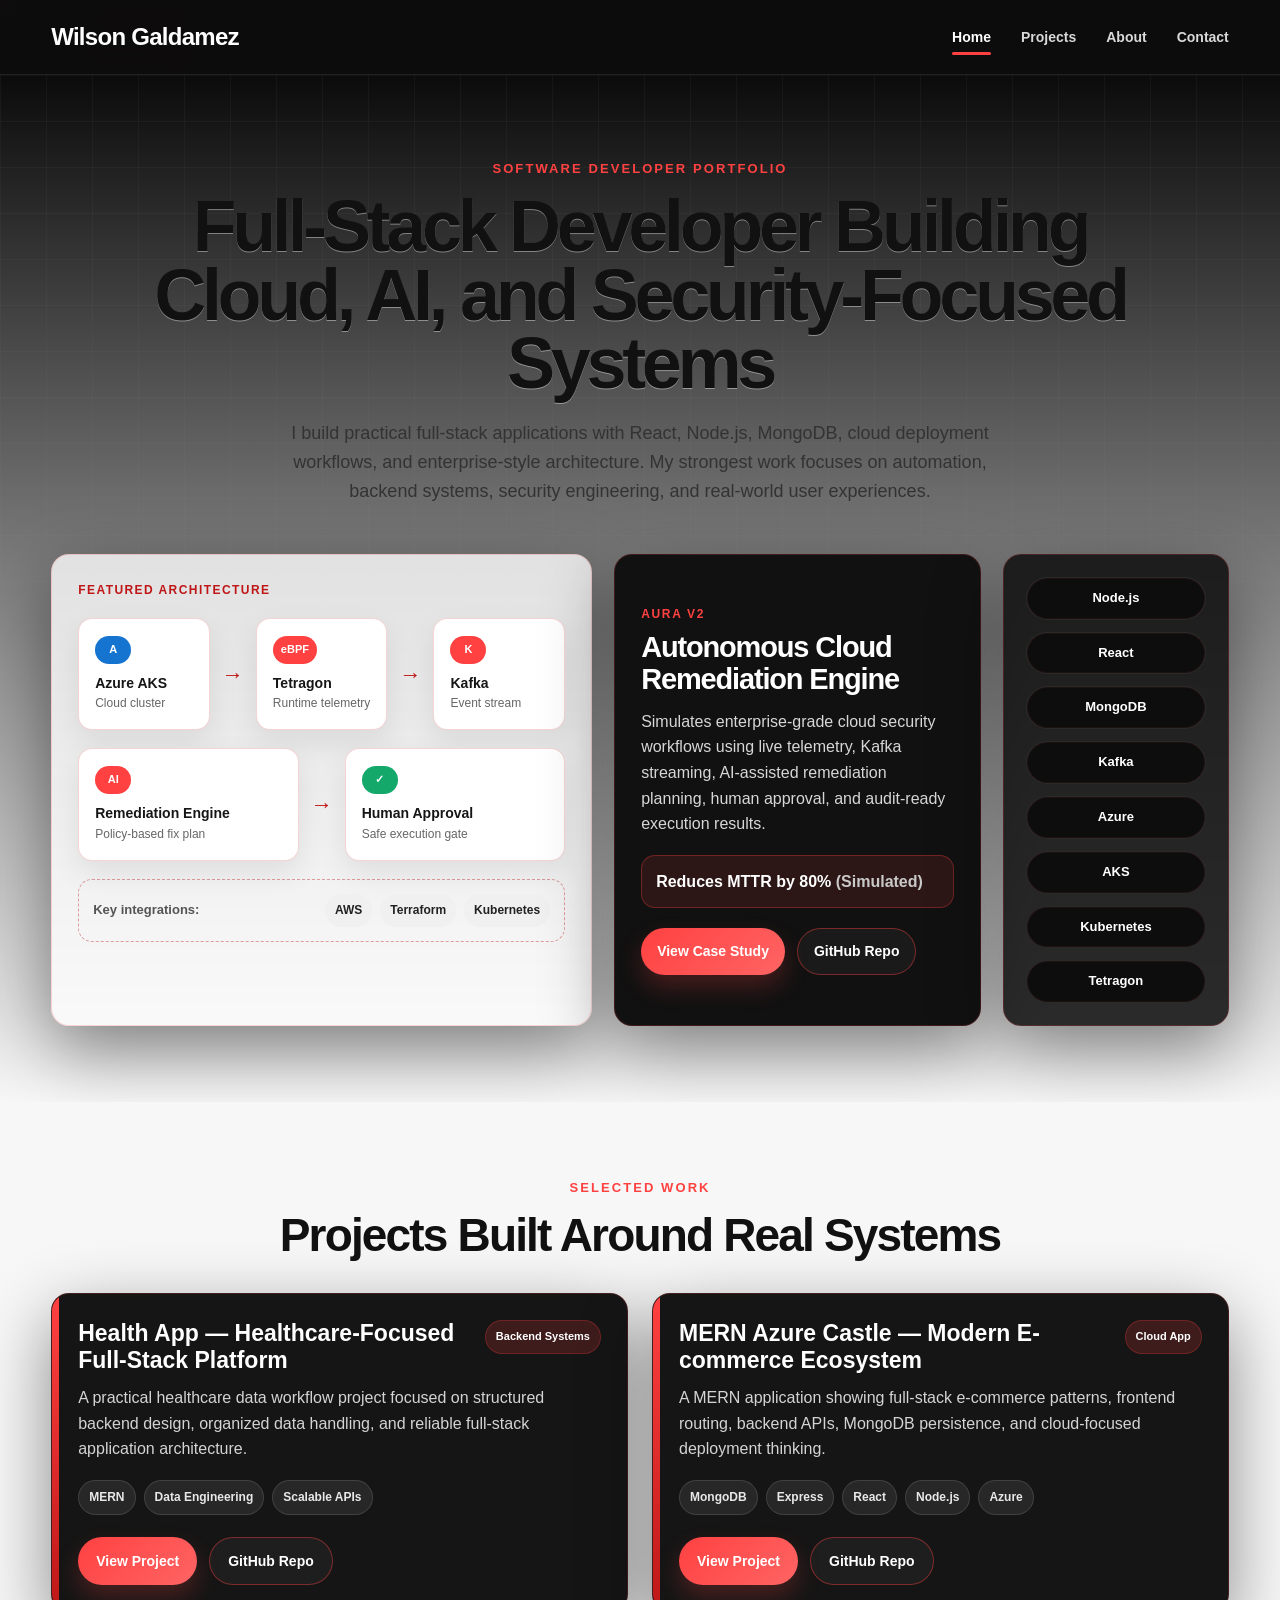
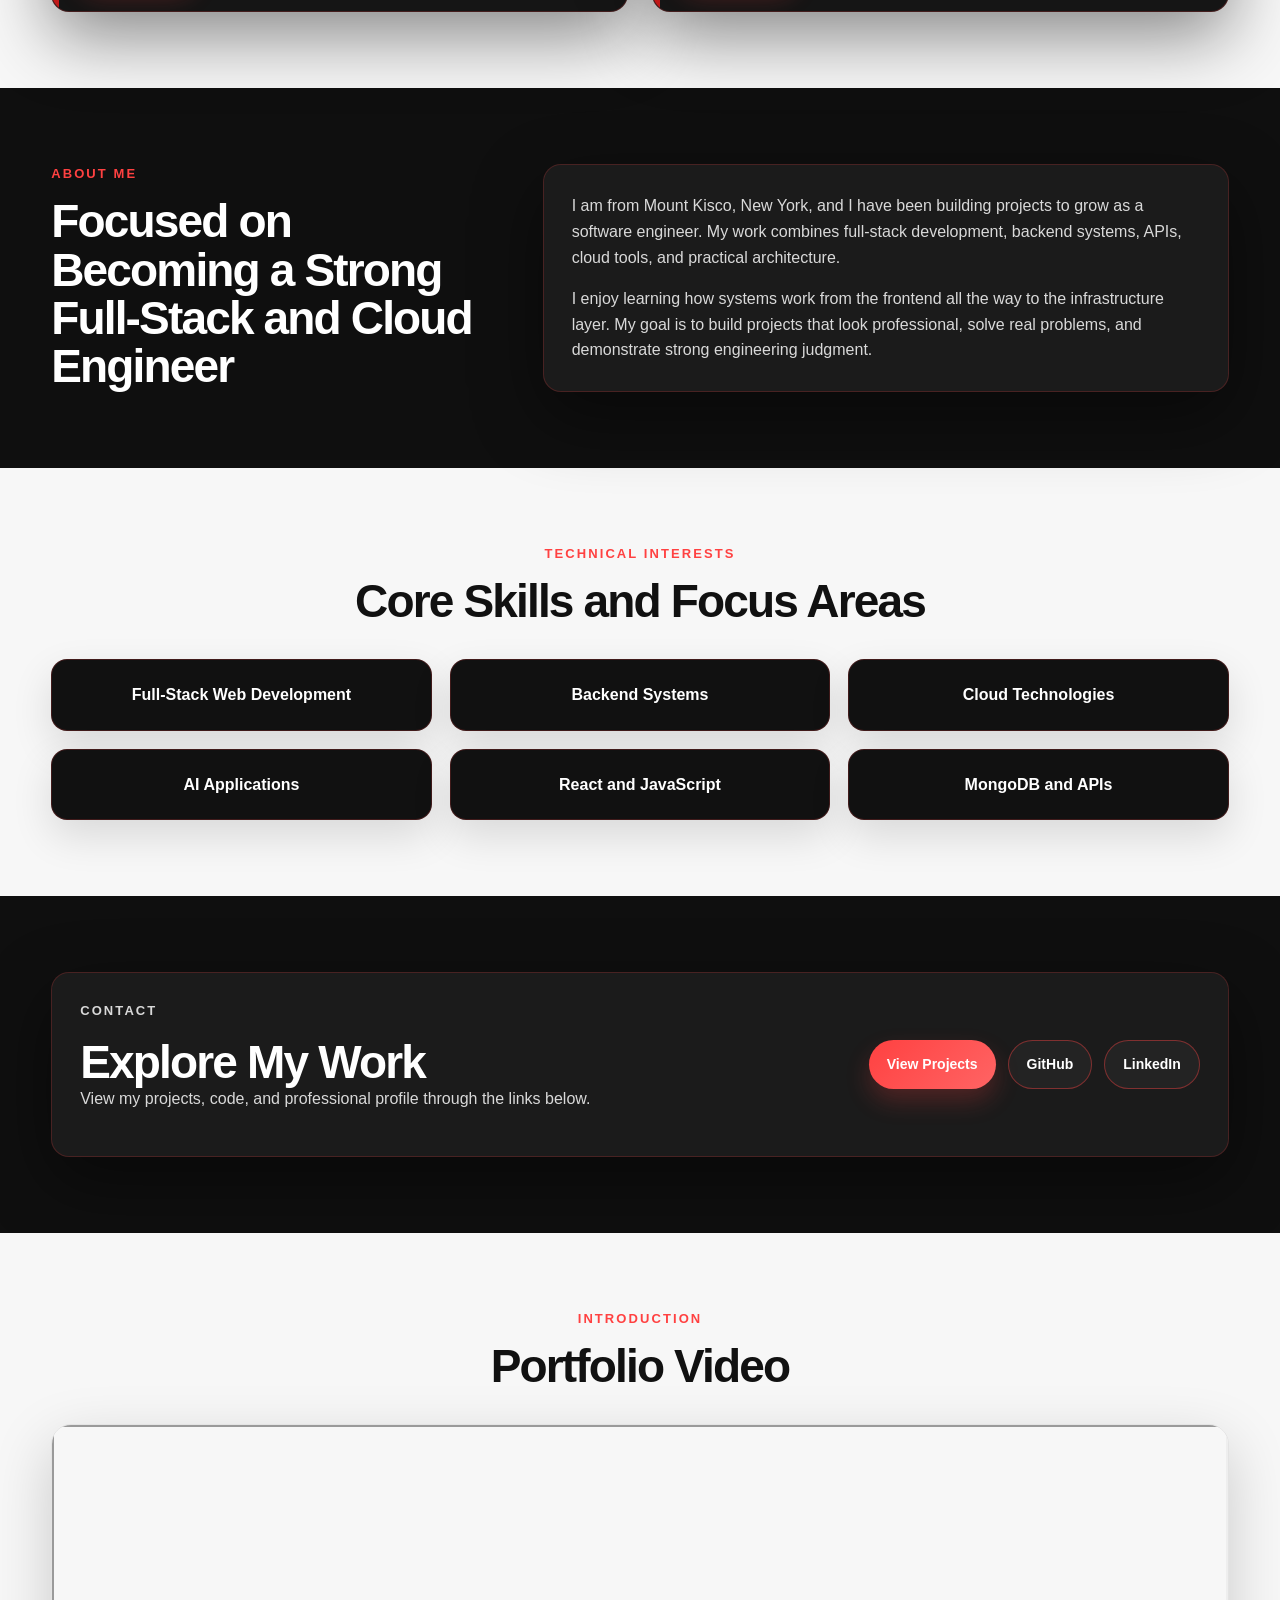
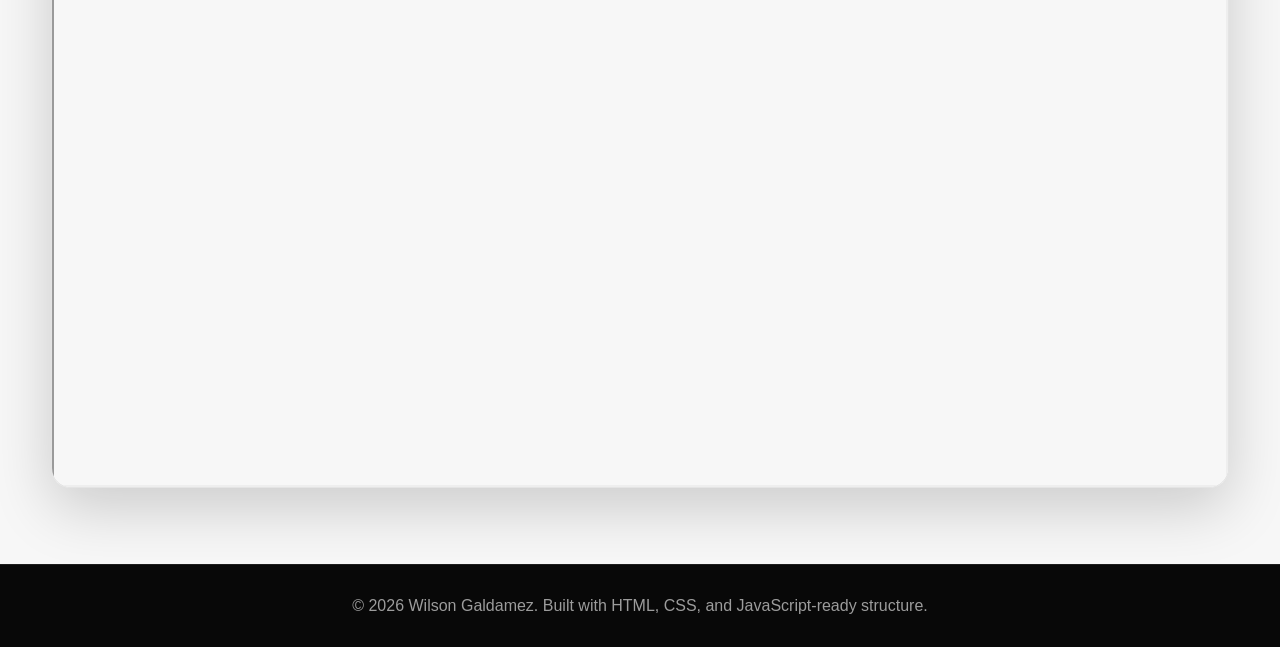
<file: index.html>
<!DOCTYPE html>
<html lang="en">
<head>
  <meta charset="UTF-8" />
  <meta name="viewport" content="width=device-width, initial-scale=1.0" />
  <title>Wilson Galdamez | Software Developer</title>
  <link rel="stylesheet" href="style.css" />
</head>
<body>
  <nav class="navbar">
    <div class="nav-container">
      <a href="index.html" class="nav-logo">Wilson Galdamez</a>
      <ul class="nav-menu">
        <li class="nav-item"><a href="index.html" class="nav-link active">Home</a></li>
        <li class="nav-item"><a href="projects.html" class="nav-link">Projects</a></li>
        <li class="nav-item"><a href="#about" class="nav-link">About</a></li>
        <li class="nav-item"><a href="#contact" class="nav-link">Contact</a></li>
      </ul>
    </div>
  </nav>

  <main>
    <section class="hero showcase-hero">
      <div class="container">
        <p class="hero-tag center-tag">Software Developer Portfolio</p>
        <h1 class="hero-title">Full-Stack Developer Building Cloud, AI, and Security-Focused Systems</h1>
        <p class="hero-description hero-description-center">
          I build practical full-stack applications with React, Node.js, MongoDB, cloud deployment workflows,
          and enterprise-style architecture. My strongest work focuses on automation, backend systems,
          security engineering, and real-world user experiences.
        </p>

        <div class="hero-showcase-grid">
          <div class="architecture-panel">
            <div class="panel-label">Featured Architecture</div>

            <div class="flow-row">
              <div class="flow-card cloud-card">
                <span class="icon-badge azure">A</span>
                <strong>Azure AKS</strong>
                <small>Cloud cluster</small>
              </div>
              <span class="arrow">→</span>
              <div class="flow-card">
                <span class="icon-badge red">eBPF</span>
                <strong>Tetragon</strong>
                <small>Runtime telemetry</small>
              </div>
              <span class="arrow">→</span>
              <div class="flow-card">
                <span class="icon-badge red">K</span>
                <strong>Kafka</strong>
                <small>Event stream</small>
              </div>
            </div>

            <div class="flow-row second-flow">
              <div class="flow-card">
                <span class="icon-badge red">AI</span>
                <strong>Remediation Engine</strong>
                <small>Policy-based fix plan</small>
              </div>
              <span class="arrow">→</span>
              <div class="flow-card">
                <span class="icon-badge human">✓</span>
                <strong>Human Approval</strong>
                <small>Safe execution gate</small>
              </div>
            </div>

            <div class="integration-box">
              <span>Key integrations:</span>
              <div class="mini-badges">
                <b>AWS</b>
                <b>Terraform</b>
                <b>Kubernetes</b>
              </div>
            </div>
          </div>

          <div class="impact-card">
            <span class="card-eyebrow">Aura V2</span>
            <h2>Autonomous Cloud Remediation Engine</h2>
            <p>
              Simulates enterprise-grade cloud security workflows using live telemetry, Kafka streaming,
              AI-assisted remediation planning, human approval, and audit-ready execution results.
            </p>
            <div class="impact-stat">Reduces MTTR by 80% <span>(Simulated)</span></div>
            <div class="hero-buttons compact-buttons">
              <a href="projects.html#aura" class="btn btn-primary">View Case Study</a>
              <a href="https://github.com/Willie-Byte/aura-v2-cloud-remediation-engine" target="_blank" rel="noopener noreferrer" class="btn btn-secondary">GitHub Repo</a>
            </div>
          </div>

          <div class="tech-panel">
            <span class="stack-pill">Node.js</span>
            <span class="stack-pill">React</span>
            <span class="stack-pill">MongoDB</span>
            <span class="stack-pill">Kafka</span>
            <span class="stack-pill">Azure</span>
            <span class="stack-pill">AKS</span>
            <span class="stack-pill">Kubernetes</span>
            <span class="stack-pill">Tetragon</span>
          </div>
        </div>
      </div>
    </section>

    <section class="section project-preview-section">
      <div class="container">
        <div class="section-heading">
          <p class="section-kicker">Selected Work</p>
          <h2>Projects Built Around Real Systems</h2>
        </div>

        <div class="featured-grid">
          <article class="feature-card accent-card">
            <div class="card-topline">
              <h3>Health App — Healthcare-Focused Full-Stack Platform</h3>
              <span class="status-pill">Backend Systems</span>
            </div>
            <p>
              A practical healthcare data workflow project focused on structured backend design,
              organized data handling, and reliable full-stack application architecture.
            </p>
            <div class="tag-row">
              <span>MERN</span>
              <span>Data Engineering</span>
              <span>Scalable APIs</span>
            </div>
            <div class="card-actions">
              <a href="projects.html#health" class="btn btn-primary">View Project</a>
              <a href="https://github.com/Willie-Byte/Health-App" target="_blank" rel="noopener noreferrer" class="btn btn-secondary">GitHub Repo</a>
            </div>
          </article>

          <article class="feature-card">
            <div class="card-topline">
              <h3>MERN Azure Castle — Modern E-commerce Ecosystem</h3>
              <span class="status-pill">Cloud App</span>
            </div>
            <p>
              A MERN application showing full-stack e-commerce patterns, frontend routing,
              backend APIs, MongoDB persistence, and cloud-focused deployment thinking.
            </p>
            <div class="tag-row">
              <span>MongoDB</span>
              <span>Express</span>
              <span>React</span>
              <span>Node.js</span>
              <span>Azure</span>
            </div>
            <div class="card-actions">
              <a href="projects.html#castle" class="btn btn-primary">View Project</a>
              <a href="https://github.com/Willie-Byte/mern-azure-castle" target="_blank" rel="noopener noreferrer" class="btn btn-secondary">GitHub Repo</a>
            </div>
          </article>
        </div>
      </div>
    </section>

    <section class="section alt-section" id="about">
      <div class="container about-layout">
        <div>
          <p class="section-kicker">About Me</p>
          <h2>Focused on Becoming a Strong Full-Stack and Cloud Engineer</h2>
        </div>
        <div class="glass-card">
          <p>
            I am from Mount Kisco, New York, and I have been building projects to grow as a software engineer.
            My work combines full-stack development, backend systems, APIs, cloud tools, and practical architecture.
          </p>
          <p>
            I enjoy learning how systems work from the frontend all the way to the infrastructure layer. My goal is
            to build projects that look professional, solve real problems, and demonstrate strong engineering judgment.
          </p>
        </div>
      </div>
    </section>

    <section class="section skills-section">
      <div class="container">
        <div class="section-heading">
          <p class="section-kicker">Technical Interests</p>
          <h2>Core Skills and Focus Areas</h2>
        </div>
        <div class="grid small-grid">
          <div class="info-card">Full-Stack Web Development</div>
          <div class="info-card">Backend Systems</div>
          <div class="info-card">Cloud Technologies</div>
          <div class="info-card">AI Applications</div>
          <div class="info-card">React and JavaScript</div>
          <div class="info-card">MongoDB and APIs</div>
        </div>
      </div>
    </section>

    <section class="section alt-section" id="contact">
      <div class="container contact-card">
        <div>
          <p class="section-kicker">Contact</p>
          <h2>Explore My Work</h2>
          <p>View my projects, code, and professional profile through the links below.</p>
        </div>
        <div class="hero-buttons">
          <a href="projects.html" class="btn btn-primary">View Projects</a>
          <a href="https://github.com/Willie-Byte" target="_blank" rel="noopener noreferrer" class="btn btn-secondary">GitHub</a>
          <a href="https://www.linkedin.com/in/wilson-galdamez-977239303/" target="_blank" rel="noopener noreferrer" class="btn btn-secondary">LinkedIn</a>
        </div>
      </div>
    </section>

    <section class="section video-section">
      <div class="container">
        <div class="section-heading">
          <p class="section-kicker">Introduction</p>
          <h2>Portfolio Video</h2>
        </div>
        <div class="video-container">
          <div class="embed-responsive">
            <iframe
              src="https://www.youtube.com/embed/aQTBsvEG5wo"
              title="Wilson Galdamez Introduction Video"
              allow="accelerometer; autoplay; clipboard-write; encrypted-media; gyroscope; picture-in-picture"
              allowfullscreen>
            </iframe>
          </div>
        </div>
      </div>
    </section>
  </main>

  <footer class="footer">
    <p>© 2026 Wilson Galdamez. Built with HTML, CSS, and JavaScript-ready structure.</p>
  </footer>
</body>
</html>
</file>
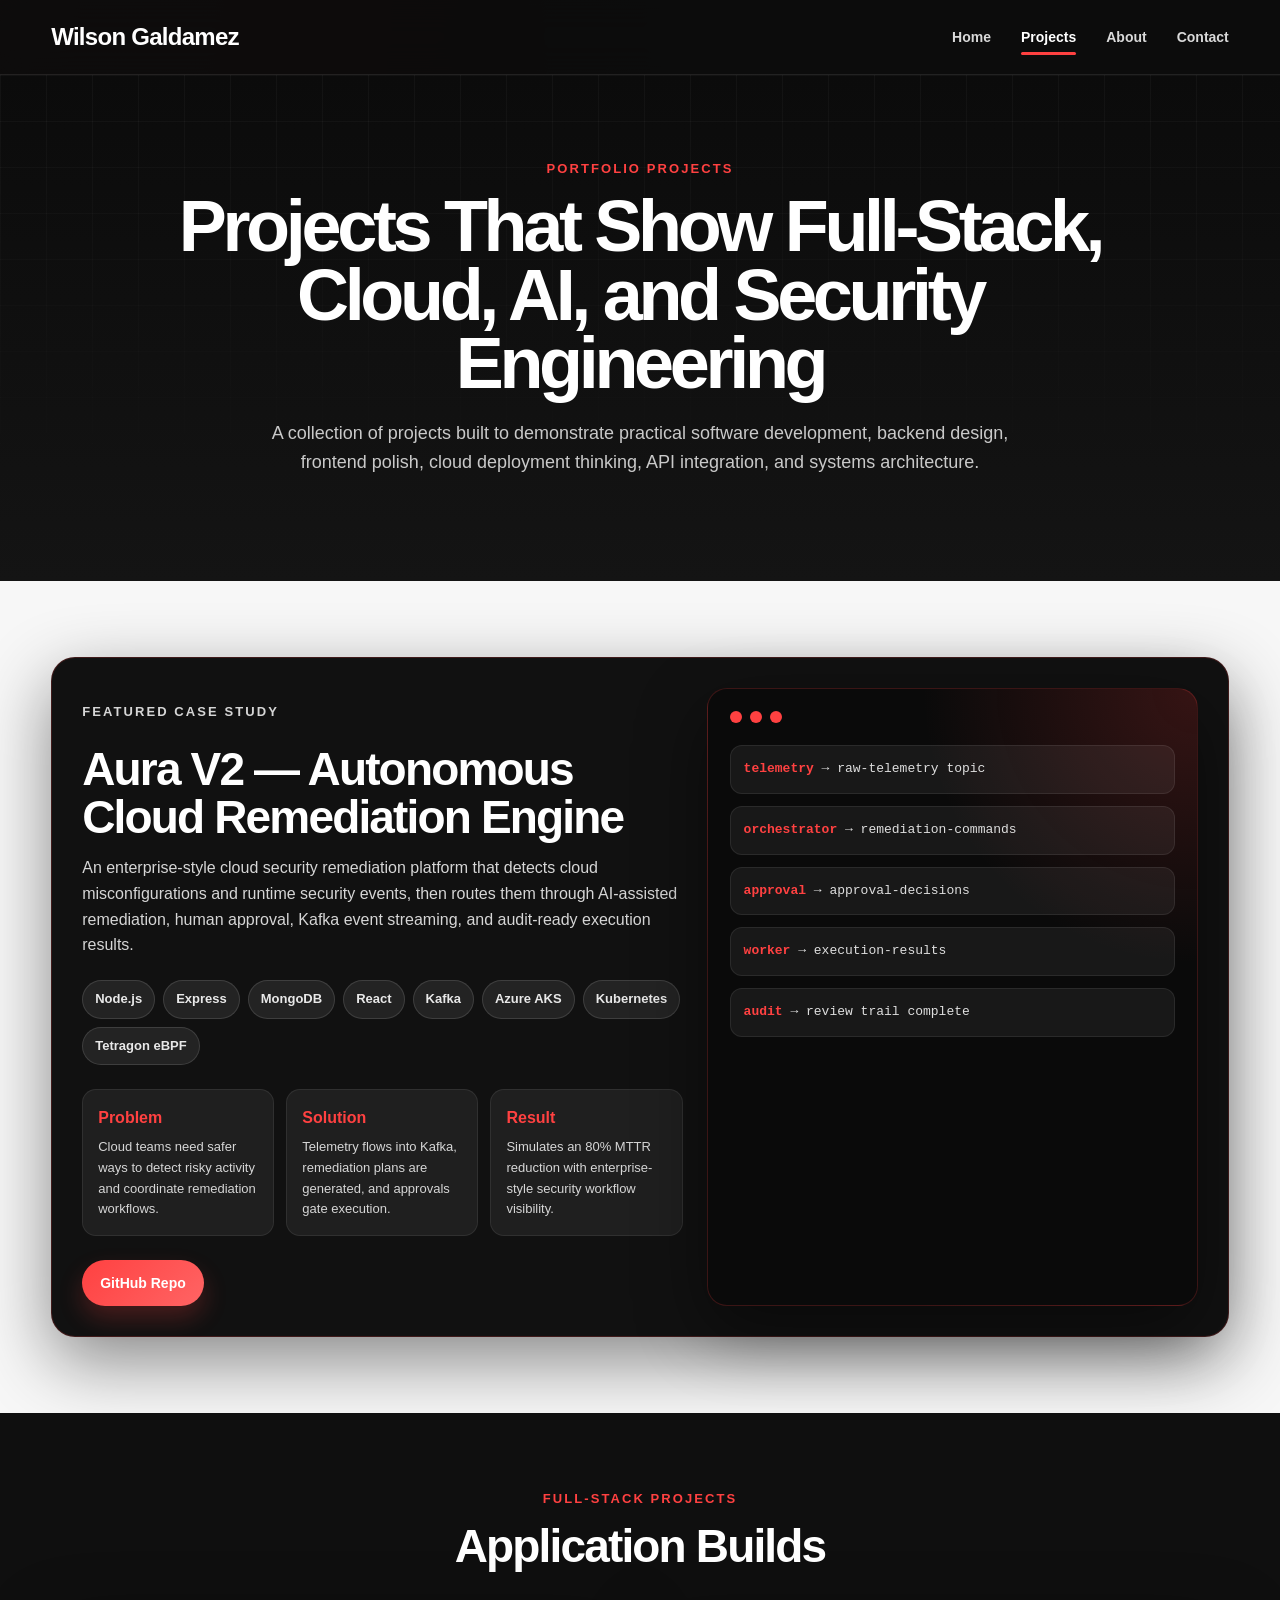
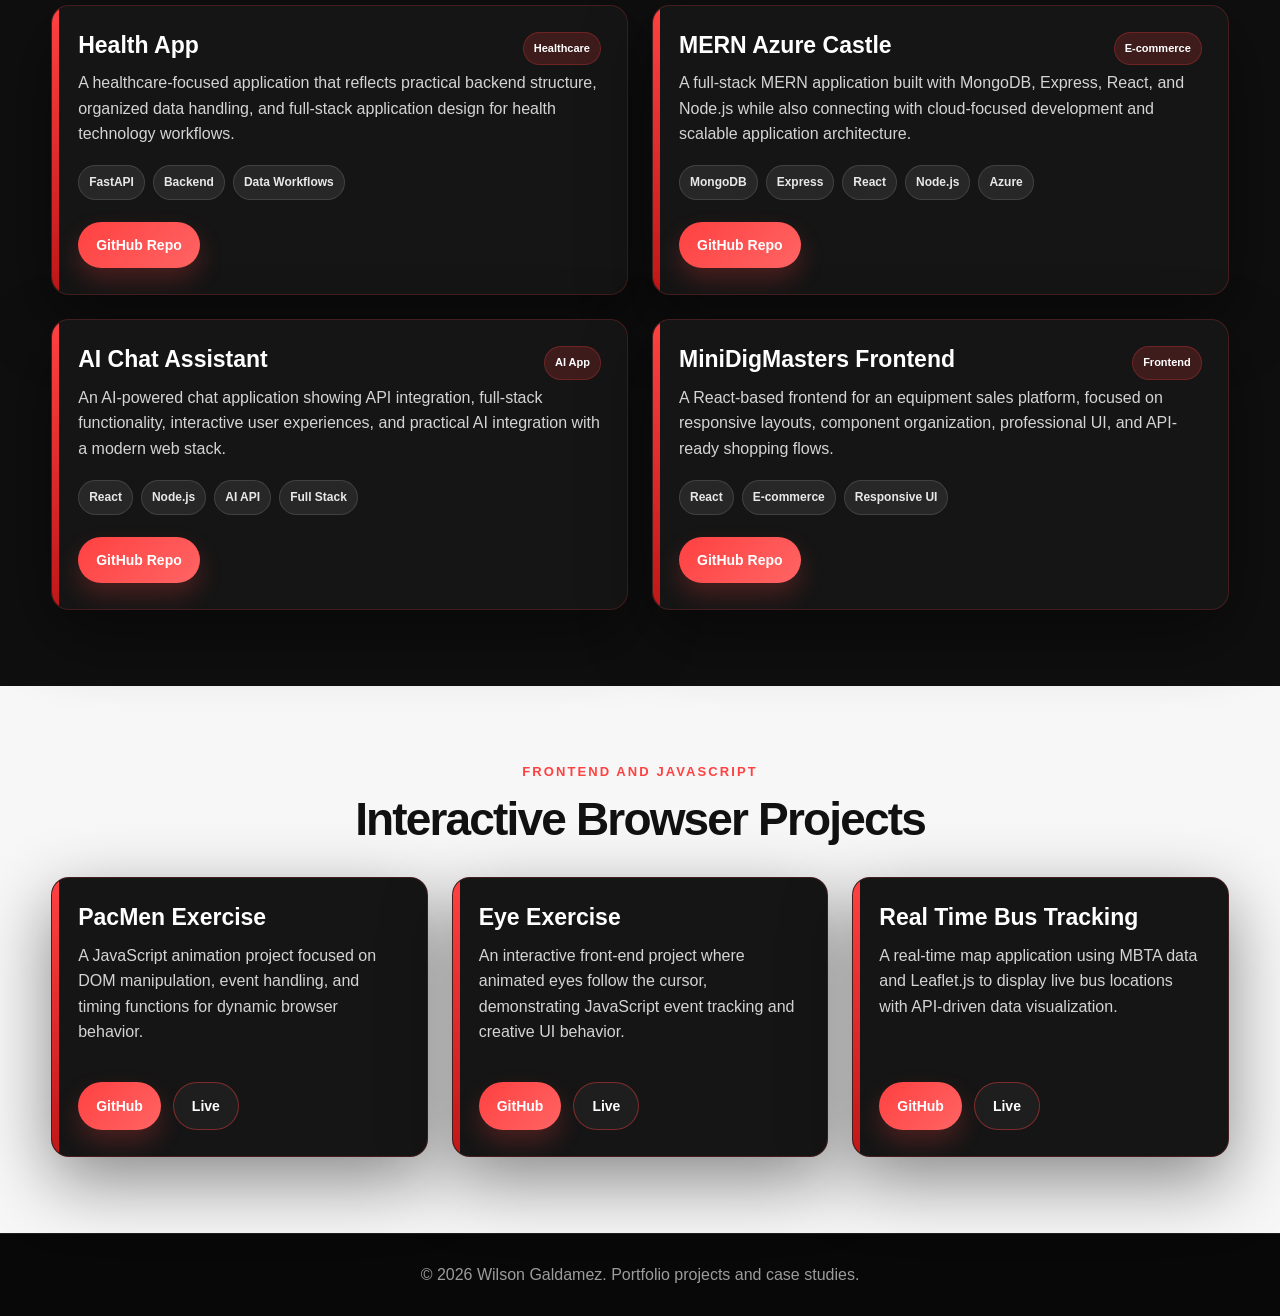
<file: projects.html>
<!DOCTYPE html>
<html lang="en">
<head>
  <meta charset="UTF-8" />
  <meta name="viewport" content="width=device-width, initial-scale=1.0" />
  <title>Wilson Galdamez | Projects</title>
  <link rel="stylesheet" href="style.css" />
</head>
<body>
  <nav class="navbar">
    <div class="nav-container">
      <a href="index.html" class="nav-logo">Wilson Galdamez</a>
      <ul class="nav-menu">
        <li class="nav-item"><a href="index.html" class="nav-link">Home</a></li>
        <li class="nav-item"><a href="projects.html" class="nav-link active">Projects</a></li>
        <li class="nav-item"><a href="index.html#about" class="nav-link">About</a></li>
        <li class="nav-item"><a href="index.html#contact" class="nav-link">Contact</a></li>
      </ul>
    </div>
  </nav>

  <main>
    <section class="hero projects-hero">
      <div class="container">
        <p class="hero-tag center-tag">Portfolio Projects</p>
        <h1 class="hero-title">Projects That Show Full-Stack, Cloud, AI, and Security Engineering</h1>
        <p class="hero-description hero-description-center">
          A collection of projects built to demonstrate practical software development, backend design,
          frontend polish, cloud deployment thinking, API integration, and systems architecture.
        </p>
      </div>
    </section>

    <section class="section" id="aura">
      <div class="container">
        <article class="case-study-card">
          <div class="case-study-content">
            <p class="section-kicker">Featured Case Study</p>
            <h2>Aura V2 — Autonomous Cloud Remediation Engine</h2>
            <p>
              An enterprise-style cloud security remediation platform that detects cloud misconfigurations
              and runtime security events, then routes them through AI-assisted remediation, human approval,
              Kafka event streaming, and audit-ready execution results.
            </p>
            <div class="tag-row large-tags">
              <span>Node.js</span>
              <span>Express</span>
              <span>MongoDB</span>
              <span>React</span>
              <span>Kafka</span>
              <span>Azure AKS</span>
              <span>Kubernetes</span>
              <span>Tetragon eBPF</span>
            </div>
            <div class="case-bullets">
              <div><strong>Problem</strong><p>Cloud teams need safer ways to detect risky activity and coordinate remediation workflows.</p></div>
              <div><strong>Solution</strong><p>Telemetry flows into Kafka, remediation plans are generated, and approvals gate execution.</p></div>
              <div><strong>Result</strong><p>Simulates an 80% MTTR reduction with enterprise-style security workflow visibility.</p></div>
            </div>
            <div class="hero-buttons">
              <a href="https://github.com/Willie-Byte/aura-v2-cloud-remediation-engine" target="_blank" rel="noopener noreferrer" class="btn btn-primary">GitHub Repo</a>
            </div>
          </div>
          <div class="case-visual">
            <div class="mini-window-bar"><span></span><span></span><span></span></div>
            <div class="terminal-lines">
              <p><b>telemetry</b> → raw-telemetry topic</p>
              <p><b>orchestrator</b> → remediation-commands</p>
              <p><b>approval</b> → approval-decisions</p>
              <p><b>worker</b> → execution-results</p>
              <p><b>audit</b> → review trail complete</p>
            </div>
          </div>
        </article>
      </div>
    </section>

    <section class="section alt-section">
      <div class="container">
        <div class="section-heading">
          <p class="section-kicker">Full-Stack Projects</p>
          <h2>Application Builds</h2>
        </div>

        <div class="project-grid-modern">
          <article class="feature-card" id="health">
            <div class="card-topline">
              <h3>Health App</h3>
              <span class="status-pill">Healthcare</span>
            </div>
            <p>
              A healthcare-focused application that reflects practical backend structure,
              organized data handling, and full-stack application design for health technology workflows.
            </p>
            <div class="tag-row">
              <span>FastAPI</span>
              <span>Backend</span>
              <span>Data Workflows</span>
            </div>
            <div class="card-actions">
              <a href="https://github.com/Willie-Byte/Health-App" target="_blank" rel="noopener noreferrer" class="btn btn-primary">GitHub Repo</a>
            </div>
          </article>

          <article class="feature-card" id="castle">
            <div class="card-topline">
              <h3>MERN Azure Castle</h3>
              <span class="status-pill">E-commerce</span>
            </div>
            <p>
              A full-stack MERN application built with MongoDB, Express, React, and Node.js while also
              connecting with cloud-focused development and scalable application architecture.
            </p>
            <div class="tag-row">
              <span>MongoDB</span>
              <span>Express</span>
              <span>React</span>
              <span>Node.js</span>
              <span>Azure</span>
            </div>
            <div class="card-actions">
              <a href="https://github.com/Willie-Byte/mern-azure-castle" target="_blank" rel="noopener noreferrer" class="btn btn-primary">GitHub Repo</a>
            </div>
          </article>

          <article class="feature-card">
            <div class="card-topline">
              <h3>AI Chat Assistant</h3>
              <span class="status-pill">AI App</span>
            </div>
            <p>
              An AI-powered chat application showing API integration, full-stack functionality,
              interactive user experiences, and practical AI integration with a modern web stack.
            </p>
            <div class="tag-row">
              <span>React</span>
              <span>Node.js</span>
              <span>AI API</span>
              <span>Full Stack</span>
            </div>
            <div class="card-actions">
              <a href="https://github.com/Willie-Byte/ai-chat-assistant" target="_blank" rel="noopener noreferrer" class="btn btn-primary">GitHub Repo</a>
            </div>
          </article>

          <article class="feature-card">
            <div class="card-topline">
              <h3>MiniDigMasters Frontend</h3>
              <span class="status-pill">Frontend</span>
            </div>
            <p>
              A React-based frontend for an equipment sales platform, focused on responsive layouts,
              component organization, professional UI, and API-ready shopping flows.
            </p>
            <div class="tag-row">
              <span>React</span>
              <span>E-commerce</span>
              <span>Responsive UI</span>
            </div>
            <div class="card-actions">
              <a href="https://github.com/Willie-Byte/minidig-frontend" target="_blank" rel="noopener noreferrer" class="btn btn-primary">GitHub Repo</a>
            </div>
          </article>
        </div>
      </div>
    </section>

    <section class="section">
      <div class="container">
        <div class="section-heading">
          <p class="section-kicker">Frontend and JavaScript</p>
          <h2>Interactive Browser Projects</h2>
        </div>

        <div class="project-grid-modern three-col">
          <article class="feature-card compact-card">
            <h3>PacMen Exercise</h3>
            <p>
              A JavaScript animation project focused on DOM manipulation, event handling,
              and timing functions for dynamic browser behavior.
            </p>
            <div class="card-actions">
              <a href="https://github.com/Willie-Byte/PacMen.github.io" target="_blank" rel="noopener noreferrer" class="btn btn-primary">GitHub</a>
              <a href="https://willie-byte.github.io/PacMen.github.io/" target="_blank" rel="noopener noreferrer" class="btn btn-secondary">Live</a>
            </div>
          </article>

          <article class="feature-card compact-card">
            <h3>Eye Exercise</h3>
            <p>
              An interactive front-end project where animated eyes follow the cursor,
              demonstrating JavaScript event tracking and creative UI behavior.
            </p>
            <div class="card-actions">
              <a href="https://github.com/Willie-Byte/Eye-Exercise.github.io" target="_blank" rel="noopener noreferrer" class="btn btn-primary">GitHub</a>
              <a href="https://willie-byte.github.io/Eye-Exercise.github.io/" target="_blank" rel="noopener noreferrer" class="btn btn-secondary">Live</a>
            </div>
          </article>

          <article class="feature-card compact-card">
            <h3>Real Time Bus Tracking</h3>
            <p>
              A real-time map application using MBTA data and Leaflet.js to display live bus locations
              with API-driven data visualization.
            </p>
            <div class="card-actions">
              <a href="https://github.com/Willie-Byte/RealTimeBusTracker" target="_blank" rel="noopener noreferrer" class="btn btn-primary">GitHub</a>
              <a href="https://willie-byte.github.io/RealTimeBusTracker/" target="_blank" rel="noopener noreferrer" class="btn btn-secondary">Live</a>
            </div>
          </article>
        </div>
      </div>
    </section>
  </main>

  <footer class="footer">
    <p>© 2026 Wilson Galdamez. Portfolio projects and case studies.</p>
  </footer>
</body>
</html>
</file>
<file: style.css>
* {
  margin: 0;
  padding: 0;
  box-sizing: border-box;
}

:root {
  --bg: #070707;
  --bg-soft: #101010;
  --bg-card: #151515;
  --bg-card-2: #1b1b1b;
  --text: #f7f7f7;
  --muted: #c9c9c9;
  --soft-muted: #8d8d8d;
  --red: #ff4141;
  --red-dark: #bf1717;
  --red-soft: rgba(255, 65, 65, 0.12);
  --line: rgba(255, 255, 255, 0.09);
  --shadow: 0 24px 70px rgba(0, 0, 0, 0.45);
}

html {
  scroll-behavior: smooth;
}

body {
  font-family: Inter, "Segoe UI", Tahoma, Geneva, Verdana, sans-serif;
  background:
    radial-gradient(circle at top left, rgba(255, 65, 65, 0.12), transparent 32%),
    radial-gradient(circle at top right, rgba(255, 255, 255, 0.06), transparent 28%),
    var(--bg);
  color: var(--text);
  line-height: 1.6;
}

a {
  text-decoration: none;
}

img {
  max-width: 100%;
}

.container {
  width: min(92%, 1180px);
  margin: 0 auto;
}

.navbar {
  background: rgba(12, 12, 12, 0.92);
  border-bottom: 1px solid var(--line);
  padding: 18px 0;
  position: sticky;
  top: 0;
  z-index: 1000;
  backdrop-filter: blur(16px);
}

.nav-container {
  width: min(92%, 1180px);
  margin: 0 auto;
  display: flex;
  justify-content: space-between;
  align-items: center;
}

.nav-logo {
  font-size: 24px;
  font-weight: 800;
  color: #ffffff;
  letter-spacing: -0.03em;
}

.nav-menu {
  list-style: none;
  display: flex;
  gap: 30px;
}

.nav-link {
  color: #d9d9d9;
  font-weight: 700;
  font-size: 14px;
  transition: color 0.25s ease;
  position: relative;
}

.nav-link::after {
  content: "";
  position: absolute;
  left: 0;
  bottom: -10px;
  width: 0;
  height: 3px;
  border-radius: 999px;
  background: var(--red);
  transition: width 0.25s ease;
}

.nav-link:hover,
.nav-link.active {
  color: #ffffff;
}

.nav-link:hover::after,
.nav-link.active::after {
  width: 100%;
}

.hero {
  padding: 84px 0 76px;
  position: relative;
  overflow: hidden;
}

.hero::before {
  content: "";
  position: absolute;
  inset: 0;
  background-image:
    linear-gradient(rgba(255, 255, 255, 0.035) 1px, transparent 1px),
    linear-gradient(90deg, rgba(255, 255, 255, 0.035) 1px, transparent 1px);
  background-size: 46px 46px;
  mask-image: linear-gradient(to bottom, black, transparent 85%);
  pointer-events: none;
}

.hero > .container {
  position: relative;
  z-index: 1;
}

.showcase-hero {
  background: linear-gradient(180deg, #0b0b0b 0%, #f7f7f7 100%);
  color: #111;
}

.projects-hero {
  background: linear-gradient(180deg, #0b0b0b 0%, #141414 100%);
}

.hero-tag,
.section-kicker {
  color: var(--red);
  font-size: 13px;
  font-weight: 900;
  letter-spacing: 0.16em;
  text-transform: uppercase;
  margin-bottom: 12px;
}

.center-tag {
  text-align: center;
}

.hero-title {
  color: #ffffff;
  font-size: clamp(40px, 6vw, 72px);
  line-height: 0.95;
  letter-spacing: -0.06em;
  text-align: center;
  max-width: 980px;
  margin: 0 auto 22px;
}

.showcase-hero .hero-title {
  color: #111;
  text-shadow: 0 1px 0 rgba(255,255,255,0.4);
}

.hero-description {
  font-size: 18px;
  color: var(--muted);
  max-width: 760px;
  margin-bottom: 28px;
}

.showcase-hero .hero-description {
  color: #333;
}

.hero-description-center {
  text-align: center;
  margin-left: auto;
  margin-right: auto;
}

.hero-showcase-grid {
  display: grid;
  grid-template-columns: 1.15fr 0.78fr 0.48fr;
  gap: 22px;
  align-items: stretch;
  margin-top: 48px;
}

.architecture-panel,
.impact-card,
.tech-panel,
.feature-card,
.glass-card,
.contact-card,
.case-study-card,
.case-visual {
  border: 1px solid rgba(255, 65, 65, 0.2);
  box-shadow: var(--shadow);
}

.architecture-panel {
  background: rgba(255, 255, 255, 0.78);
  color: #161616;
  border-radius: 18px;
  padding: 26px;
  min-height: 300px;
}

.panel-label {
  font-size: 12px;
  font-weight: 900;
  color: var(--red-dark);
  text-transform: uppercase;
  letter-spacing: 0.12em;
  margin-bottom: 18px;
}

.flow-row {
  display: flex;
  align-items: center;
  gap: 12px;
  margin-bottom: 16px;
}

.second-flow {
  justify-content: center;
  margin-top: 18px;
}

.flow-card {
  background: #ffffff;
  border: 1px solid rgba(191, 23, 23, 0.18);
  border-radius: 14px;
  padding: 16px;
  flex: 1;
  min-width: 120px;
  box-shadow: 0 12px 30px rgba(0, 0, 0, 0.08);
}

.flow-card strong,
.flow-card small {
  display: block;
}

.flow-card strong {
  margin-top: 8px;
  font-size: 14px;
}

.flow-card small {
  color: #666;
  font-size: 12px;
}

.icon-badge {
  display: inline-grid;
  place-items: center;
  min-width: 36px;
  height: 28px;
  padding: 0 8px;
  border-radius: 999px;
  background: #111;
  color: #fff;
  font-size: 11px;
  font-weight: 900;
}

.icon-badge.azure {
  background: #1674d1;
}

.icon-badge.red {
  background: var(--red);
}

.icon-badge.human {
  background: #14a86b;
}

.arrow {
  color: var(--red-dark);
  font-size: 22px;
  font-weight: 900;
}

.integration-box {
  margin-top: 18px;
  border: 1px dashed rgba(191, 23, 23, 0.4);
  border-radius: 14px;
  padding: 14px;
  display: flex;
  align-items: center;
  justify-content: space-between;
  gap: 14px;
}

.integration-box span {
  font-size: 13px;
  color: #555;
  font-weight: 800;
}

.mini-badges {
  display: flex;
  flex-wrap: wrap;
  gap: 8px;
}

.mini-badges b {
  background: #f0f0f0;
  color: #222;
  border-radius: 999px;
  padding: 7px 10px;
  font-size: 12px;
}

.impact-card {
  background: #111;
  color: #fff;
  border-radius: 18px;
  padding: 26px;
  display: flex;
  flex-direction: column;
  justify-content: center;
}

.card-eyebrow {
  color: var(--red);
  font-size: 12px;
  font-weight: 900;
  text-transform: uppercase;
  letter-spacing: 0.14em;
  margin-bottom: 8px;
}

.impact-card h2 {
  font-size: 29px;
  line-height: 1.08;
  margin-bottom: 14px;
}

.impact-card p {
  color: #d7d7d7;
  margin-bottom: 18px;
}

.impact-stat {
  background: var(--red-soft);
  border: 1px solid rgba(255, 65, 65, 0.32);
  border-radius: 14px;
  padding: 13px 14px;
  font-weight: 900;
  margin-bottom: 20px;
}

.impact-stat span {
  color: #c9c9c9;
  font-weight: 700;
}

.tech-panel {
  background: rgba(17, 17, 17, 0.88);
  border-radius: 18px;
  padding: 22px;
  display: flex;
  flex-direction: column;
  justify-content: center;
  gap: 12px;
}

.stack-pill,
.tag-row span,
.status-pill {
  display: inline-flex;
  align-items: center;
  justify-content: center;
  border-radius: 999px;
  font-weight: 800;
}

.stack-pill {
  background: #0d0d0d;
  color: #ffffff;
  border: 1px solid rgba(255, 255, 255, 0.12);
  padding: 10px 13px;
  font-size: 13px;
  box-shadow: inset 0 0 0 1px rgba(255, 65, 65, 0.08);
}

.section {
  padding: 76px 0;
  background: #f7f7f7;
  color: #111;
}

.alt-section {
  background: #0f0f0f;
  color: #ffffff;
}

.section-heading {
  text-align: center;
  margin-bottom: 34px;
}

h2 {
  font-size: clamp(30px, 4vw, 46px);
  line-height: 1.05;
  letter-spacing: -0.04em;
}

.featured-grid,
.project-grid-modern {
  display: grid;
  grid-template-columns: repeat(2, minmax(0, 1fr));
  gap: 24px;
}

.three-col {
  grid-template-columns: repeat(3, minmax(0, 1fr));
}

.feature-card {
  background: #151515;
  color: #ffffff;
  border-radius: 18px;
  padding: 26px;
  position: relative;
  overflow: hidden;
}

.feature-card::before {
  content: "";
  position: absolute;
  top: 0;
  left: 0;
  width: 7px;
  height: 100%;
  background: linear-gradient(180deg, var(--red), var(--red-dark));
}

.feature-card h3 {
  font-size: 23px;
  line-height: 1.15;
  margin-bottom: 12px;
}

.feature-card p {
  color: #d4d4d4;
  margin-bottom: 18px;
}

.card-topline {
  display: flex;
  justify-content: space-between;
  gap: 16px;
  align-items: flex-start;
}

.status-pill {
  color: #ffffff;
  background: rgba(255, 65, 65, 0.18);
  border: 1px solid rgba(255, 65, 65, 0.25);
  padding: 7px 10px;
  font-size: 11px;
  white-space: nowrap;
}

.tag-row {
  display: flex;
  flex-wrap: wrap;
  gap: 8px;
  margin-bottom: 22px;
}

.tag-row span {
  color: #e8e8e8;
  background: rgba(255, 255, 255, 0.08);
  border: 1px solid rgba(255, 255, 255, 0.12);
  padding: 7px 10px;
  font-size: 12px;
}

.large-tags span {
  font-size: 13px;
  padding: 8px 12px;
}

.card-actions,
.hero-buttons {
  display: flex;
  flex-wrap: wrap;
  gap: 12px;
}

.compact-buttons .btn {
  padding: 11px 16px;
}

.btn {
  display: inline-flex;
  align-items: center;
  justify-content: center;
  padding: 12px 18px;
  border-radius: 999px;
  font-weight: 900;
  font-size: 14px;
  transition: transform 0.25s ease, border-color 0.25s ease, background 0.25s ease;
}

.btn:hover {
  transform: translateY(-2px);
}

.btn-primary {
  background: linear-gradient(135deg, var(--red), #ff6464);
  color: #ffffff;
  box-shadow: 0 12px 24px rgba(255, 65, 65, 0.23);
}

.btn-secondary {
  border: 1px solid rgba(255, 65, 65, 0.42);
  color: #ffffff;
  background: rgba(255, 255, 255, 0.04);
}

.btn-secondary:hover {
  border-color: var(--red);
}

.about-layout {
  display: grid;
  grid-template-columns: 0.8fr 1.2fr;
  gap: 34px;
  align-items: start;
}

.glass-card,
.contact-card {
  background: rgba(255, 255, 255, 0.05);
  border-radius: 18px;
  padding: 28px;
}

.glass-card p,
.contact-card p {
  color: #d9d9d9;
  margin-bottom: 16px;
}

.glass-card p:last-child {
  margin-bottom: 0;
}

.grid {
  display: grid;
  gap: 18px;
}

.small-grid {
  grid-template-columns: repeat(3, minmax(0, 1fr));
}

.info-card {
  background: #111;
  color: #ffffff;
  border: 1px solid rgba(255, 65, 65, 0.2);
  border-radius: 16px;
  padding: 22px;
  font-weight: 900;
  text-align: center;
  box-shadow: 0 16px 40px rgba(0,0,0,0.12);
}

.contact-card {
  display: flex;
  justify-content: space-between;
  align-items: center;
  gap: 22px;
}

.video-section {
  background: #f7f7f7;
}

.video-container {
  margin-top: 20px;
}

.embed-responsive {
  position: relative;
  display: block;
  width: 100%;
  padding-bottom: 56.25%;
  height: 0;
  overflow: hidden;
  border-radius: 20px;
  border: 1px solid rgba(0, 0, 0, 0.08);
  box-shadow: 0 20px 60px rgba(0, 0, 0, 0.18);
}

.embed-responsive iframe {
  position: absolute;
  top: 0;
  left: 0;
  width: 100%;
  height: 100%;
}

.case-study-card {
  display: grid;
  grid-template-columns: 1.1fr 0.9fr;
  gap: 24px;
  background: #111;
  color: #ffffff;
  border-radius: 24px;
  padding: 30px;
}

.case-study-content p {
  color: #d6d6d6;
  margin: 14px 0 22px;
}

.case-bullets {
  display: grid;
  grid-template-columns: repeat(3, 1fr);
  gap: 12px;
  margin: 24px 0;
}

.case-bullets div {
  background: rgba(255, 255, 255, 0.06);
  border: 1px solid rgba(255, 255, 255, 0.08);
  border-radius: 14px;
  padding: 15px;
}

.case-bullets strong {
  color: var(--red);
}

.case-bullets p {
  font-size: 13px;
  margin: 6px 0 0;
}

.case-visual {
  background:
    radial-gradient(circle at top right, rgba(255, 65, 65, 0.18), transparent 35%),
    #0a0a0a;
  border-radius: 20px;
  padding: 22px;
}

.mini-window-bar {
  display: flex;
  gap: 8px;
  margin-bottom: 22px;
}

.mini-window-bar span {
  width: 12px;
  height: 12px;
  border-radius: 50%;
  background: var(--red);
}

.terminal-lines {
  display: grid;
  gap: 12px;
}

.terminal-lines p {
  background: rgba(255, 255, 255, 0.06);
  border: 1px solid rgba(255, 255, 255, 0.08);
  border-radius: 12px;
  padding: 13px;
  color: #dedede;
  font-family: "SFMono-Regular", Consolas, monospace;
  font-size: 13px;
}

.terminal-lines b {
  color: var(--red);
}

.compact-card {
  min-height: 280px;
  display: flex;
  flex-direction: column;
}

.compact-card .card-actions {
  margin-top: auto;
}

.footer {
  background: #080808;
  color: #9c9c9c;
  text-align: center;
  padding: 28px 16px;
  border-top: 1px solid var(--line);
}

@media (max-width: 1050px) {
  .hero-showcase-grid,
  .case-study-card {
    grid-template-columns: 1fr;
  }

  .tech-panel {
    flex-direction: row;
    flex-wrap: wrap;
  }

  .three-col {
    grid-template-columns: repeat(2, minmax(0, 1fr));
  }
}

@media (max-width: 800px) {
  .nav-container,
  .contact-card {
    flex-direction: column;
    align-items: flex-start;
  }

  .nav-menu {
    gap: 18px;
    flex-wrap: wrap;
  }

  .hero {
    padding: 62px 0 54px;
  }

  .hero-title {
    font-size: 42px;
  }

  .flow-row,
  .second-flow,
  .integration-box {
    flex-direction: column;
    align-items: stretch;
  }

  .arrow {
    transform: rotate(90deg);
    text-align: center;
  }

  .featured-grid,
  .project-grid-modern,
  .three-col,
  .about-layout,
  .small-grid,
  .case-bullets {
    grid-template-columns: 1fr;
  }

  .card-topline {
    flex-direction: column;
  }
}

@media (max-width: 560px) {
  .nav-logo {
    font-size: 21px;
  }

  .nav-link {
    font-size: 13px;
  }

  .hero-title {
    font-size: 34px;
  }

  .hero-description {
    font-size: 16px;
  }

  .architecture-panel,
  .impact-card,
  .feature-card,
  .glass-card,
  .contact-card,
  .case-study-card,
  .case-visual {
    padding: 20px;
  }

  .btn {
    width: 100%;
  }
}
</file>
